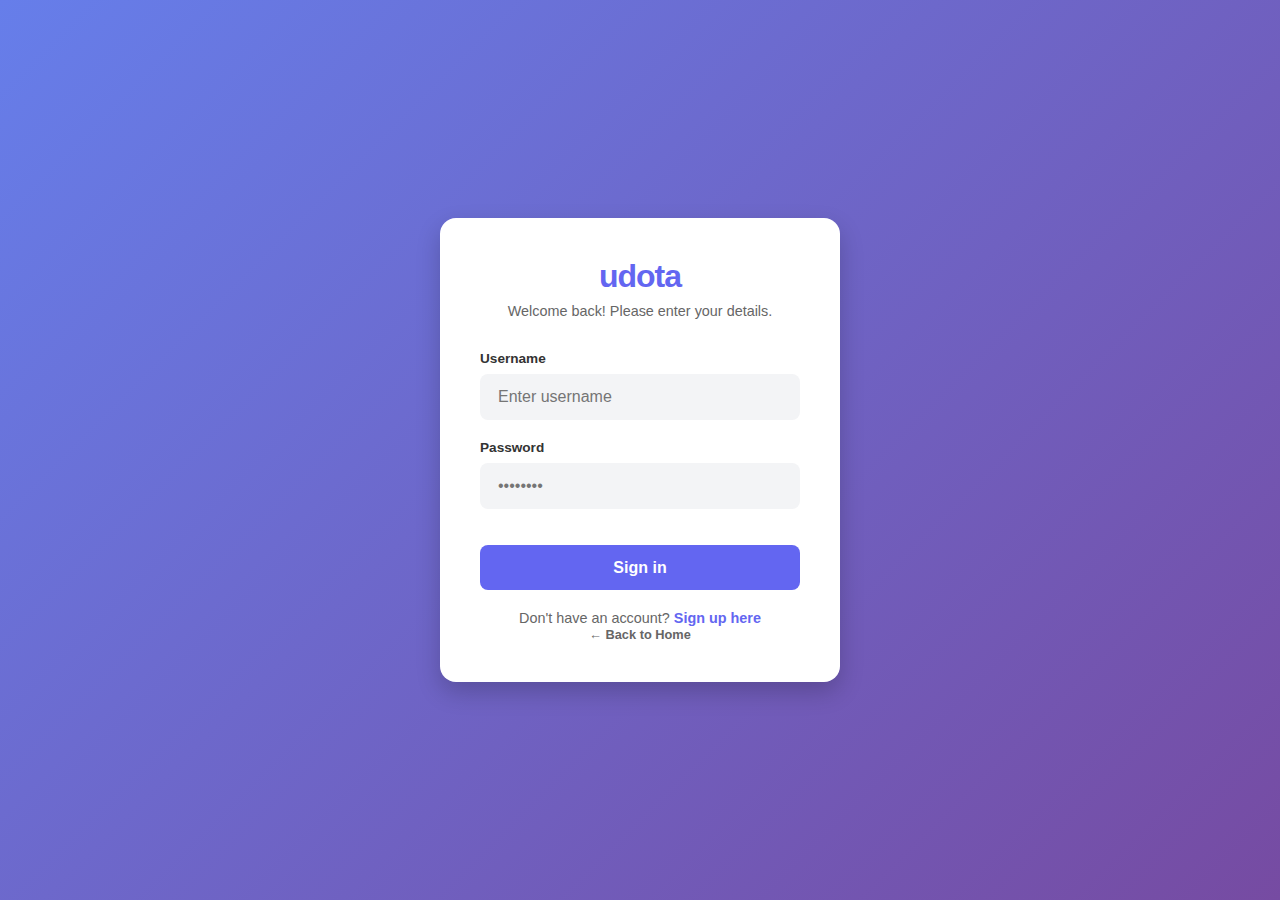
<file: templates/login.html>
<!DOCTYPE html>
<html lang="en">
<head>
    <meta charset="UTF-8">
    <meta name="viewport" content="width=device-width, initial-scale=1.0">
    <title>Login | udota</title>
    <style>
        /* --- CSS VARIABLES --- */
        :root {
            --primary-color: #6366f1; /* Indigo */
            --primary-hover: #4f46e5;
            --bg-gradient: linear-gradient(135deg, #667eea 0%, #764ba2 100%);
            --text-color: #333;
            --text-secondary: #666;
            --input-bg: #f3f4f6;
            --white: #ffffff;
        }

        /* --- GLOBAL RESET --- */
        * {
            margin: 0;
            padding: 0;
            box-sizing: border-box;
            font-family: -apple-system, BlinkMacSystemFont, "Segoe UI", Roboto, Helvetica, Arial, sans-serif;
        }

        body {
            height: 100vh;
            display: flex;
            align-items: center;
            justify-content: center;
            background: var(--bg-gradient);
        }

        /* --- LOGIN CARD --- */
        .login-card {
            background: var(--white);
            padding: 2.5rem;
            border-radius: 16px;
            box-shadow: 0 10px 25px rgba(0, 0, 0, 0.2);
            width: 100%;
            max-width: 400px;
            text-align: center;
        }

        .brand-title {
            font-size: 2rem;
            font-weight: 800;
            color: var(--primary-color);
            margin-bottom: 0.5rem;
            letter-spacing: -1px;
        }

        .subtitle {
            color: var(--text-secondary);
            font-size: 0.9rem;
            margin-bottom: 2rem;
        }

        /* --- FORM ELEMENTS --- */
        .input-group {
            margin-bottom: 1.25rem;
            text-align: left;
            position: relative;
        }

        .input-group label {
            display: block;
            margin-bottom: 0.5rem;
            font-size: 0.85rem;
            font-weight: 600;
            color: var(--text-color);
        }

        .input-group input {
            width: 100%;
            padding: 0.75rem 1rem;
            border: 2px solid transparent;
            background-color: var(--input-bg);
            border-radius: 8px;
            font-size: 1rem;
            transition: all 0.3s ease;
        }

        .input-group input:focus {
            outline: none;
            background-color: var(--white);
            border-color: var(--primary-color);
            box-shadow: 0 0 0 4px rgba(99, 102, 241, 0.1);
        }

        /* Password Toggle */
        .toggle-password {
            position: absolute;
            right: 15px;
            top: 38px;
            cursor: pointer;
            font-size: 0.8rem;
            color: var(--text-secondary);
            user-select: none;
        }

        .toggle-password:hover {
            color: var(--primary-color);
        }

        /* --- BUTTONS & LINKS --- */
        .btn-login {
            width: 100%;
            padding: 0.85rem;
            background-color: var(--primary-color);
            color: var(--white);
            border: none;
            border-radius: 8px;
            font-size: 1rem;
            font-weight: 600;
            cursor: pointer;
            transition: background 0.3s ease;
            margin-top: 1rem;
        }

        .btn-login:hover {
            background-color: var(--primary-hover);
        }

        .extra-links {
            display: flex;
            justify-content: space-between;
            margin-top: 1rem;
            font-size: 0.85rem;
        }

        .extra-links a {
            text-decoration: none;
            color: var(--text-secondary);
        }

        .extra-links a:hover {
            color: var(--primary-color);
        }

        .signup-text {
            margin-top: 2rem;
            font-size: 0.9rem;
            color: var(--text-secondary);
        }

        .signup-text a {
            color: var(--primary-color);
            text-decoration: none;
            font-weight: 600;
        }

        /* Mobile Adjustments */
        @media (max-width: 450px) {
            .login-card {
                margin: 20px;
                padding: 2rem;
            }
        }
    </style>
</head>
<body>

    <div class="login-card">
        <h1 class="brand-title">udota</h1>
        <p class="subtitle">Welcome back! Please enter your details.</p>

        <form action="/login" method="POST" id="loginForm">
    <div class="input-group">
        <label for="username">Username</label>
        <input type="text" id="username" name="username" placeholder="Enter username" required>
    </div>

    <div class="input-group">
        <label for="password">Password</label>
        <input type="password" id="password" name="password" placeholder="••••••••" required>
    </div>

    <button type="submit" class="btn-login">Sign in</button>
</form>

<div class="signup-text" style="margin-top: 20px;">
    Don't have an account? <a href="/signup">Sign up here</a><br>
    <a href="/" style="font-size: 0.8rem; color: #666;">← Back to Home</a>
</div>    
    <script>
        function togglePassword() {
            const passwordInput = document.getElementById("password");
            const toggleText = document.querySelector(".toggle-password");
            
            if (passwordInput.type === "password") {
                passwordInput.type = "text";
                toggleText.innerText = "Hide";
            } else {
                passwordInput.type = "password";
                toggleText.innerText = "Show";
            }
        }
    </script>

</body>
</html>
</file>
